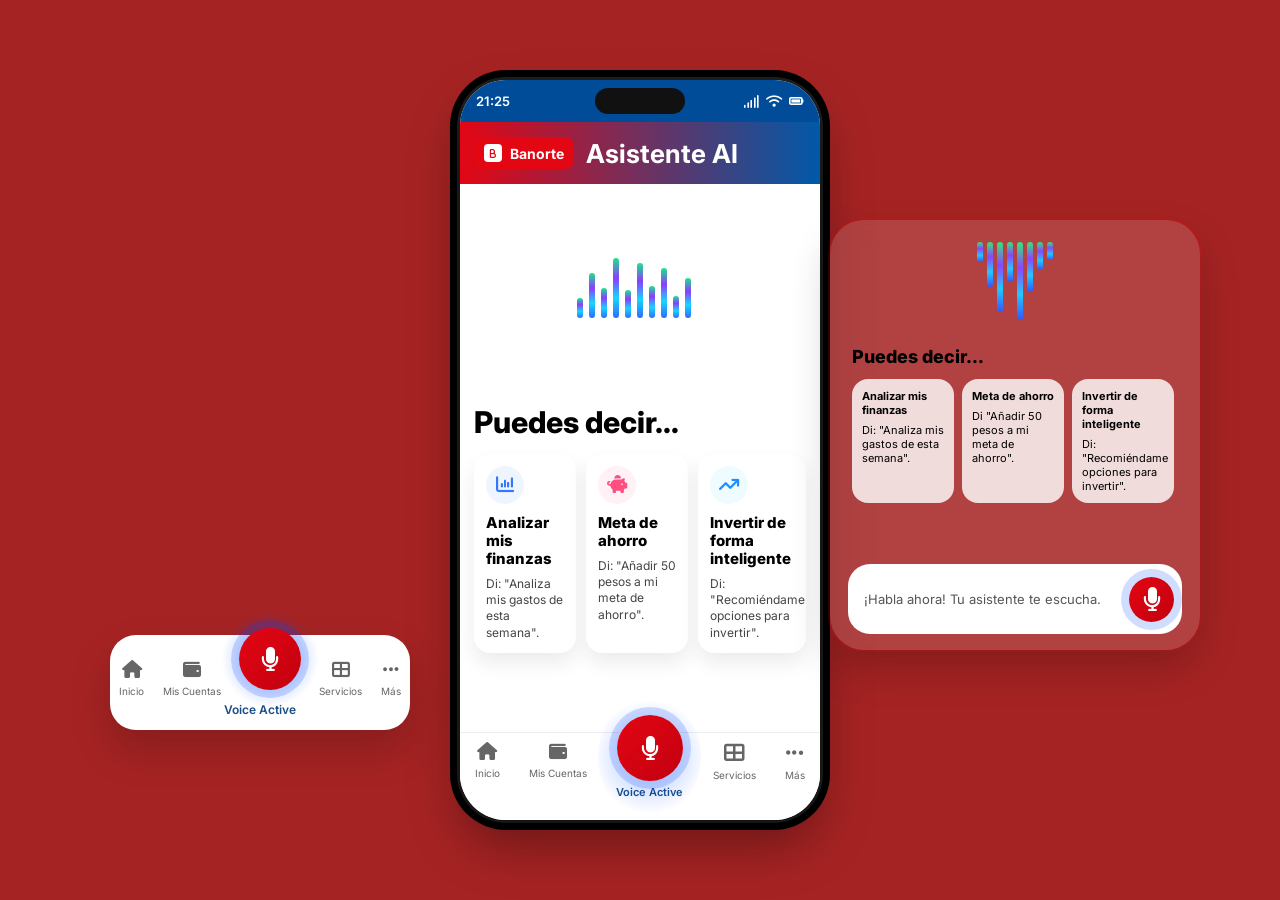
<file: Index.html>
<!DOCTYPE html>
<html lang="es">
<head>
<meta charset="UTF-8">
<meta name="viewport" content="width=device-width, initial-scale=1.0">
<title>Banorte Voice Mockup</title>

<link rel="preconnect" href="https://fonts.googleapis.com">
<link rel="preconnect" href="https://fonts.gstatic.com" crossorigin>

<link href="https://fonts.googleapis.com/css2?family=Inter:wght@400;500;600;700;800&display=swap" rel="stylesheet">

<link rel="stylesheet"
href="https://cdnjs.cloudflare.com/ajax/libs/font-awesome/6.5.0/css/all.min.css">

<link rel="stylesheet" href="styles.css">
</head>

<body>

<div class="scene">

    <!-- LEFT MINI BAR -->
    <div class="mini-dock">

        <div class="dock-icons">

            <div class="dock-item">
                <i class="fa-solid fa-house"></i>
                <span>Inicio</span>
            </div>

            <div class="dock-item">
                <i class="fa-solid fa-wallet"></i>
                <span>Mis Cuentas</span>
            </div>

            <div class="dock-mic">
                <div class="mic-glow"></div>
                <div class="mic-core">
                    <i class="fa-solid fa-microphone"></i>
                </div>
            </div>

            <div class="dock-item">
                <i class="fa-solid fa-table-cells-large"></i>
                <span>Servicios</span>
            </div>

            <div class="dock-item">
                <i class="fa-solid fa-ellipsis"></i>
                <span>Más</span>
            </div>

        </div>

        <div class="dock-label">Voice Active</div>

    </div>



    <!-- CENTER PHONE -->
    <div class="phone">

        <!-- Top Status -->
        <div class="status-bar">
            <span>9:41</span>

            <div class="island"></div>

            <div class="status-icons">
                <i class="fa-solid fa-signal"></i>
                <i class="fa-solid fa-wifi"></i>
                <i class="fa-solid fa-battery-full"></i>
            </div>
        </div>


        <!-- Header -->
        <header class="top-header">

            <div class="brand-pill">
                <div class="brand-box">
                    <i class="fa-solid fa-b"></i>
                </div>
                <span>Banorte</span>
            </div>

            <h1>Asistente AI</h1>

        </header>


        <!-- Wave -->
        <section class="hero">

            <div class="waveform">
                <span></span><span></span><span></span><span></span>
                <span></span><span></span><span></span><span></span>
                <span></span><span></span><span></span>
            </div>

        </section>

        


        <!-- Suggestions -->
        <section class="suggestions">

        <h2 class="hint-text">Puedes decir…</h2>

        <div class="voice-output"></div>

            <div class="cards">

                <div class="card">
                    <div class="icon circle blue">

                        <i class="fa-solid fa-chart-column"></i>
                    </div>
                    <h3>Analizar mis finanzas</h3>
                    <p>Di: "Analiza mis gastos de esta semana".</p>
                </div>

                <div class="card">
                    <div class="icon circle pink">
                        <i class="fa-solid fa-piggy-bank"></i>
                    </div>
                    <h3>Meta de ahorro</h3>
                    <p>Di: "Añadir 50 pesos a mi meta de ahorro".</p>
                </div>

                <div class="card">
                    <div class="icon circle sky">
                        <i class="fa-solid fa-arrow-trend-up"></i>
                    </div>
                    <h3>Invertir de forma inteligente</h3>
                    <p>Di: "Recomiéndame opciones para invertir".</p>
                </div>

            </div>

        </section>


        <!-- Bottom Bar -->
        <footer class="bottom-nav">

            <div class="dock-item">
                <i class="fa-solid fa-house"></i>
                <span>Inicio</span>
            </div>

            <div class="dock-item">
                <i class="fa-solid fa-wallet"></i>
                <span>Mis Cuentas</span>
            </div>

            <div class="nav-center">

                <div class="center-glow"></div>

                <div class="center-btn mic-core">
                    <i class="fa-solid fa-microphone"></i>
                </div>

                <small>Voice Active</small>

            </div>

            <div class="nav-item">
                <i class="fa-solid fa-table-cells-large"></i>
                <span>Servicios</span>
            </div>

            <div class="nav-item">
                <i class="fa-solid fa-ellipsis"></i>
                <span>Más</span>
            </div>

        </footer>

    </div>



    <!-- RIGHT FLOAT CARD -->
    <div class="floating-panel">

        <div class="small-wave">
            <span></span><span></span><span></span><span></span>
            <span></span><span></span><span></span><span></span>
        </div>

        <h2>Puedes decir…</h2>
    
        <div class="mini-cards">
   
            <div class="mini-card">
                <strong>Analizar mis finanzas</strong>
                <p>Di: "Analiza mis gastos de esta semana".</p>
            </div>

            <div class="mini-card">
                <strong>Meta de ahorro</strong>
                <p>Di "Añadir 50 pesos a mi meta de ahorro".</p>
            </div>

            <div class="mini-card">
                <strong>Invertir de forma inteligente</strong>
                <p>Di: "Recomiéndame opciones para invertir".</p>
            </div>

        </div>

        <div class="bottom-voice">

            <span>¡Habla ahora! Tu asistente te escucha.</span>
            

            <div class="center-btn2 mic-core">
                    <i class="fa-solid fa-microphone"></i>
                </div>

        </div>

    </div>

</div>


<script>

// ====== CONFIGURACIÓN ======
// Asegúrate de que el backend esté corriendo en este puerto
const API_URL = "http://127.0.0.1:8000/agent/chat-voice-to-voice";
const SESSION_ID = "session_" + Math.random().toString(36).substring(7); // ID de sesión único por pestaña

// ====== ELEMENTOS DEL DOM ======
const micButtons = document.querySelectorAll(".mic-core");
const voiceOutput = document.querySelector(".phone .voice-output");
const hintText = document.querySelector(".hint-text");
const cards = document.querySelector(".cards");
const statusLabel = document.querySelector(".dock-label");

// ====== LÓGICA DE GRABACIÓN ======
let mediaRecorder;
let audioChunks = [];
let isRecording = false;

async function startRecording() {
    try {
        const stream = await navigator.mediaDevices.getUserMedia({ audio: true });
        // Usamos audio/webm ya que es el estándar en navegadores para MediaRecorder
        mediaRecorder = new MediaRecorder(stream);
        audioChunks = [];

        mediaRecorder.ondataavailable = (event) => {
            audioChunks.push(event.data);
        };

        mediaRecorder.onstop = async () => {
            const audioBlob = new Blob(audioChunks, { type: 'audio/webm' });
            await sendAudioToServer(audioBlob);
        };

        mediaRecorder.start();
        isRecording = true;
        updateUI(true);
        voiceOutput.textContent = "Escuchando...";
    } catch (err) {
        console.error("No se pudo acceder al micrófono:", err);
        voiceOutput.textContent = "Error: Acceso al micro denegado.";
    }
}

function stopRecording() {
    if (mediaRecorder && isRecording) {
        mediaRecorder.stop();
        isRecording = false;
        updateUI(false);
        // Detener todos los tracks del stream para liberar el micrófono
        mediaRecorder.stream.getTracks().forEach(track => track.stop());
    }
}

// ====== COMUNICACIÓN CON EL BACKEND (FastAPI) ======
async function sendAudioToServer(blob) {
    const formData = new FormData();
    formData.append("session_id", SESSION_ID);
    // El backend espera un archivo en el campo 'file'
    formData.append("file", blob, "voice_input.webm");

    voiceOutput.innerHTML = '<i class="fa-solid fa-spinner fa-spin"></i> Procesando tu solicitud...';

    try {
        const response = await fetch(API_URL, {
            method: "POST",
            body: formData
        });

        const data = await response.json();

        if (data.error) {
            voiceOutput.innerHTML = `<span style="color:#ff4d4d"><strong>${data.error}:</strong> ${data.agente_dijo || data.detalle}</span>`;
        } else {
            // Actualizamos la UI con la respuesta del Agente
            voiceOutput.innerHTML = `
                <div style="margin-bottom: 10px; color: #555;"><strong>Tú:</strong> ${data.usuario_dijo}</div>
                <div style="color: #eb192e;"><strong>AI:</strong> ${data.agente_dijo}</div>
            `;

            // Reproducir la respuesta gTTS generada por el servidor
            const audio = new Audio(data.url_audio);
            audio.play().catch(e => console.error("Error al reproducir audio:", e));

            // Ocultar sugerencias tras la primera interacción para limpiar la vista
            if(hintText) hintText.style.display = "none";
            if(cards) cards.style.display = "none";
        }
    } catch (err) {
        console.error("Error de conexión:", err);
        voiceOutput.innerHTML = `<span style="color:red">Error: No se pudo conectar con el servidor de IA.</span>`;
    }
}

// ====== ACTUALIZACIÓN DE INTERFAZ ======
function updateUI(active) {
    micButtons.forEach(btn => {
        if (active) {
            btn.classList.add("active");
            btn.style.boxShadow = "0 0 20px rgba(235, 25, 46, 0.6)";
        } else {
            btn.classList.remove("active");
            btn.style.boxShadow = "none";
        }
    });

    if(statusLabel) {
        statusLabel.textContent = active ? "Grabando..." : "Voz Activa";
        statusLabel.style.color = active ? "#eb192e" : "inherit";
    }
}

// ====== EVENT LISTENERS ======
micButtons.forEach(btn => {
    btn.addEventListener("click", () => {
        if (!isRecording) {
            startRecording();
        } else {
            stopRecording();
        }
    });
});

// Reloj dinámico
function updateTime() {
    const now = new Date();
    const timeSpan = document.querySelector(".status-bar span");
    if(timeSpan) {
        timeSpan.textContent = `${String(now.getHours()).padStart(2, '0')}:${String(now.getMinutes()).padStart(2, '0')}`;
    }
}
setInterval(updateTime, 1000);
updateTime();

// Efecto visual de pulso para el botón activo
setInterval(() => {
    micButtons.forEach(micBtn => {
        if (micBtn.classList.contains("active")) {
            micBtn.style.transform = "scale(1.15)";
            setTimeout(() => micBtn.style.transform = "scale(1)", 400);
        }
    });
}, 800);
</script>
</script>


</body>
</html>
</file>
<file: styles.css>
/* ==========================================
   BANORTE EXACT MOCKUP STYLE
   Matches provided reference image
   Author: ChatGPT
========================================== */

/* ========== RESET ========== */
*{
    margin:0;
    padding:0;
    box-sizing:border-box;
}

body{
    font-family:'Inter',sans-serif;
    background:#a62323;
    min-height:100vh;
    display:flex;
    justify-content:center;
    align-items:center;
    overflow:hidden;
}

/* ========== MAIN SCENE ========== */
.scene{
    width:1400px;
    height:800px;
    position:relative;
    display:flex;
    justify-content:center;
    align-items:center;
}

/* =====================================
   LEFT MINI DOCK
===================================== */
.mini-dock{
    position:absolute;
    left:110px;
    bottom:120px;
    width:300px;
    height:95px;
    background:#fff;
    border-radius:26px;
    box-shadow:0 20px 40px rgba(0,0,0,.18);
    display:flex;
    flex-direction:column;
    justify-content:center;
    padding-top:12px;
}

.dock-icons{
    display:flex;
    justify-content:space-around;
    align-items:center;
}

.dock-item{
    display:flex;
    flex-direction:column;
    align-items:center;
    gap:6px;
    font-size:10px;
    color:#666;
}

.dock-item i{
    font-size:18px;
}

.dock-mic{
    position:relative;
    margin-top:-40px;
}

.mic-glow{
    position:absolute;
    inset:-18px;
    border-radius:50%;
    background:radial-gradient(circle,
    rgba(0,80,255,.45),
    transparent 70%);
}

.mic-core{
    width:62px;
    height:62px;
    border-radius:50%;
    background:linear-gradient(135deg,#e30613,#c2000f);
    color:#fff;
    display:flex;
    justify-content:center;
    align-items:center;
    font-size:24px;
    position:relative;
    z-index:2;
    box-shadow:0 0 0 8px rgba(0,70,255,.18);
}

.dock-label{
    text-align:center;
    font-size:12px;
    margin-top:5px;
    color:#184e86;
    font-weight:600;
}

/* =====================================
   PHONE
===================================== */
.phone{
    width:360px;
    height:740px;
    background:#fff;
    border-radius:46px;
    box-shadow:
    0 25px 50px rgba(0,0,0,.35),
    0 0 0 3px #1e1e1e,
    0 0 0 10px #000;
    overflow:hidden;
    position:relative;
}

/* STATUS BAR */
.status-bar{
    height:42px;
    padding:0 16px;
    color:#fff;
    font-size:13px;
    font-weight:600;
    display:flex;
    justify-content:space-between;
    align-items:center;
    background:#004c99;
}

.status-icons{
    display:flex;
    gap:7px;
}

.island{
    width:90px;
    height:26px;
    background:#111;
    border-radius:20px;
    position:absolute;
    left:50%;
    transform:translateX(-50%);
    top:8px;
}

/* HEADER */
.top-header{
    height:62px;
    background:linear-gradient(90deg,#e30613,#0059a9);
    display:flex;
    align-items:center;
    padding:0 14px;
    gap:12px;
}

.brand-pill{
    background:#e30613;
    color:#fff;
    padding:7px 10px;
    border-radius:9px;
    display:flex;
    align-items:center;
    gap:8px;
    font-size:14px;
    font-weight:700;
}

.brand-box{
    width:18px;
    height:18px;
    background:#fff;
    color:#e30613;
    border-radius:4px;
    display:flex;
    justify-content:center;
    align-items:center;
    font-size:10px;
}

.top-header h1{
    color:#fff;
    font-size:26px;
    font-weight:700;
}

/* HERO */
.hero{
    height:220px;
    display:flex;
    justify-content:center;
    align-items:center;
}

/* =====================================
   PREMIUM WAVEFORM
===================================== */
.waveform{
    display:flex;
    justify-content:center;
    align-items:flex-end;
    gap:6px;
    height:70px;
    margin-bottom:22px;
}

.waveform span{
    width:6px;
    border-radius:20px;
    background:linear-gradient(
    to top,
    #2d6cff,
    #17d6ff,
    #8c3cff,
    #19e68c
    );
    animation:wave 1s infinite ease-in-out;
}

.waveform span:nth-child(1){height:20px;animation-delay:.1s;}
.waveform span:nth-child(2){height:45px;animation-delay:.2s;}
.waveform span:nth-child(3){height:30px;animation-delay:.3s;}
.waveform span:nth-child(4){height:60px;animation-delay:.4s;}
.waveform span:nth-child(5){height:28px;animation-delay:.5s;}
.waveform span:nth-child(6){height:55px;animation-delay:.6s;}
.waveform span:nth-child(7){height:32px;animation-delay:.7s;}
.waveform span:nth-child(8){height:50px;animation-delay:.8s;}
.waveform span:nth-child(9){height:22px;animation-delay:.9s;}
.waveform span:nth-child(10){height:40px;animation-delay:1s;}

/* SUGGESTIONS */
.suggestions{
    padding:0 14px;
}

.suggestions h2{
    font-size:30px;
    margin-bottom:14px;
    font-weight:800;
}

.cards{
    display:flex;
    gap:10px;
}

.card{
    width:108px;
    background:#fff;
    border-radius:16px;
    box-shadow:0 10px 20px rgba(0,0,0,.08);
    padding:12px;
}

.icon.circle{
    width:38px;
    height:38px;
    border-radius:50%;
    display:flex;
    justify-content:center;
    align-items:center;
    margin-bottom:10px;
    font-size:18px;
}

.blue{background:#eef5ff;color:#3477ff;}
.pink{background:#fff1f5;color:#ff4e7f;}
.sky{background:#eefcff;color:#1e90ff;}

.card h3{
    font-size:15px;
    font-weight:800;
    line-height:1.2;
    margin-bottom:8px;
}

.card p{
    font-size:12px;
    line-height:1.35;
    color:#444;
}

/* BOTTOM NAV */
.bottom-nav{
    position:absolute;
    bottom:0;
    left:0;
    width:100%;
    height:88px;
    background:#fff;
    border-top:1px solid #ececec;
    display:flex;
    justify-content:space-around;
    align-items:flex-start;
    padding-top:10px;
}

.nav-item{
    display:flex;
    flex-direction:column;
    align-items:center;
    gap:6px;
    font-size:10px;
    color:#666;
}

.nav-item i{
    font-size:20px;
}

.nav-center{
    position:relative;
    margin-top:-28px;
    display:flex;
    flex-direction:column;
    align-items:center;
}

.center-glow{
    position:absolute;
    inset:-18px;
    border-radius:50%;
    background:radial-gradient(circle,
    rgba(0,80,255,.35),
    transparent 72%);
}

.center-btn{
    width:66px;
    height:66px;
    border-radius:50%;
    background:linear-gradient(135deg,#e30613,#c2000f);
    color:#fff;
    display:flex;
    justify-content:center;
    align-items:center;
    font-size:24px;
    z-index:2;
}

.center-btn2{
    width:45px;
    height:45px;
    border-radius:50%;
    background:linear-gradient(135deg,#e30613,#c2000f);
    color:#fff;
    display:flex;
    justify-content:center;
    align-items:center;
    font-size:24px;
    z-index:2;
}


.nav-center small{
    margin-top:4px;
    color:#184e86;
    font-weight:600;
    font-size:11px;
}

/* =====================================
   RIGHT PANEL
===================================== */
.floating-panel{
    position:absolute;
    right:80px;
    top:170px;
    width:370px;
    height:430px;
    border-radius:34px;
    background:rgba(255,255,255,.14);
    backdrop-filter:blur(14px);
    box-shadow:
    0 0 0 2px rgba(255,0,0,.18),
    0 18px 40px rgba(0,0,0,.20);
    padding:22px;
}

.small-wave{
    display:flex;
    justify-content:center;
    gap:4px;
    height:90px;
    margin-bottom:14px;
}

.small-wave span{
    width:6px;
    border-radius:20px;
    background:linear-gradient(
    to top,
    #3256ff,
    #22c9ff,
    #8b45ff,
    #37e57a
    );
}

.small-wave span:nth-child(1){height:20px;}
.small-wave span:nth-child(2){height:45px;}
.small-wave span:nth-child(3){height:70px;}
.small-wave span:nth-child(4){height:40px;}
.small-wave span:nth-child(5){height:78px;}
.small-wave span:nth-child(6){height:50px;}
.small-wave span:nth-child(7){height:28px;}
.small-wave span:nth-child(8){height:18px;}

.floating-panel h2{
    font-size:18px;
    font-weight:800;
    margin-bottom:12px;
}

.mini-cards{
    display:flex;
    gap:8px;
}

.mini-card{
    width:102px;
    background:rgba(255,255,255,.82);
    border-radius:16px;
    padding:10px;
    font-size:11px;
}

.mini-card strong{
    display:block;
    margin-bottom:6px;
}

.bottom-voice{
    position:absolute;
    left:18px;
    right:18px;
    bottom:16px;
    background:#fff;
    border-radius:22px;
    height:70px;
    display:flex;
    align-items:center;
    justify-content:space-between;
    padding:0 8px 0 16px;
    font-size:13px;
    color:#555;
}

.small-mic{
    width:38px;
    height:38px;
    border-radius:50%;
    background:#e30613;
    color:#fff;
    display:flex;
    justify-content:center;
    align-items:center;
    box-shadow:0 0 0 8px rgba(227,6,19,.14);
}

/* ========== ANIMATION ========== */
@keyframes wave{
    0%,100%{
        transform:scaleY(.6);
        opacity:.7;
    }
    50%{
        transform:scaleY(1.25);
        opacity:1;
    }
}
</file>
